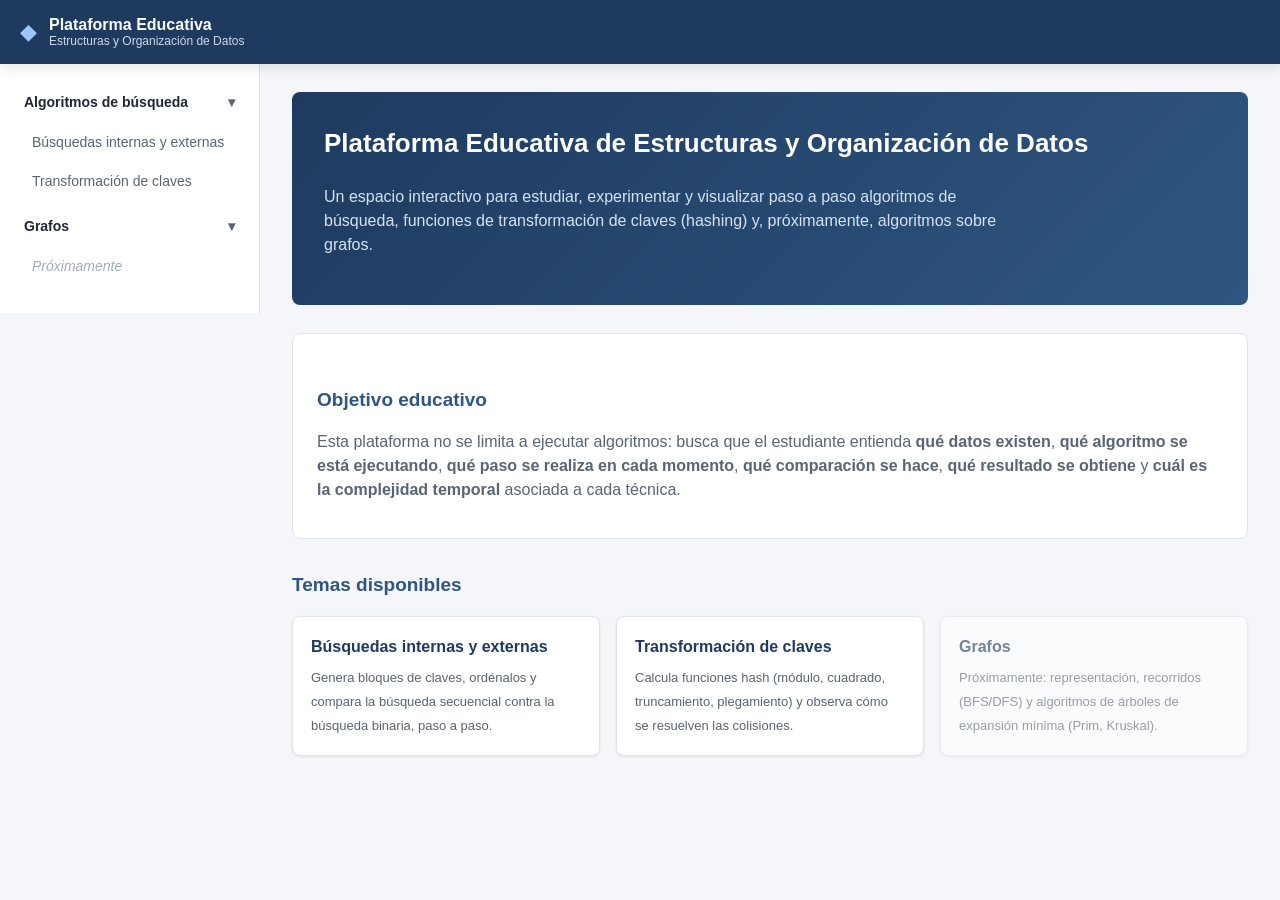
<file: cienciasII/src/main/resources/frontend/index.html>
<!DOCTYPE html>
<!--
    frontend/index.html

    ============================================================
    ARCHIVO TEMPORAL — SOLO PARA DESARROLLO FRONTEND STANDALONE
    ============================================================
    Equivalente estático de:
        src/main/resources/templates/index.html

    Diferencias respecto a la versión Thymeleaf:
      - th:href="@{/css/styles.css}"   ->  href="css/styles.css" (ruta relativa real)
      - th:src="@{/js/main.js}"        ->  src="js/main.js"
      - th:replace de header/sidebar   ->  <div id="contenedorHeader">/<div id="contenedorSidebar">
                                            vacíos, rellenados por js/incluir-partials.js
      - th:href="@{/busquedas}"        ->  href="busquedas.html" (con extensión, sin controlador)

    Ejecutar con:
        cd frontend
        python -m http.server 5500
    y abrir http://localhost:5500/

    Cuando el frontend se dé por terminado, esta página se descarta y
    el contenido/estructura se traslada a index.html en templates/
    (que ya existe y sigue funcionando sin cambios).
    ============================================================
-->
<html lang="es">
<head>
    <meta charset="UTF-8">
    <meta name="viewport" content="width=device-width, initial-scale=1.0">
    <title>Inicio · Plataforma Educativa de Estructuras de Datos</title>
    <link rel="stylesheet" href="css/styles.css">
</head>
<body>

    <!-- Contenedor vacío: incluir-partials.js inyecta aquí partials/header.html -->
    <div id="contenedorHeader"></div>

    <div class="app-layout">

        <!-- Contenedor vacío: incluir-partials.js inyecta aquí partials/sidebar.html -->
        <div id="contenedorSidebar"></div>

        <main class="contenido">

            <section class="bienvenida">
                <h1>Plataforma Educativa de Estructuras y Organización de Datos</h1>
                <p>
                    Un espacio interactivo para estudiar, experimentar y visualizar paso a paso
                    algoritmos de búsqueda, funciones de transformación de claves (hashing) y,
                    próximamente, algoritmos sobre grafos.
                </p>
            </section>

            <section class="panel">
                <h2 class="panel__titulo">Objetivo educativo</h2>
                <p>
                    Esta plataforma no se limita a ejecutar algoritmos: busca que el estudiante
                    entienda <strong>qué datos existen</strong>, <strong>qué algoritmo se está
                    ejecutando</strong>, <strong>qué paso se realiza en cada momento</strong>,
                    <strong>qué comparación se hace</strong>, <strong>qué resultado se obtiene</strong>
                    y <strong>cuál es la complejidad temporal</strong> asociada a cada técnica.
                </p>
            </section>

            <h2>Temas disponibles</h2>
            <div class="tarjetas-grid">

                <a href="busquedas.html" class="tarjeta-acceso">
                    <span class="tarjeta-acceso__titulo">Búsquedas internas y externas</span>
                    <span class="tarjeta-acceso__descripcion">
                        Genera bloques de claves, ordénalos y compara la búsqueda secuencial
                        contra la búsqueda binaria, paso a paso.
                    </span>
                </a>

                <a href="transformacion-claves.html" class="tarjeta-acceso">
                    <span class="tarjeta-acceso__titulo">Transformación de claves</span>
                    <span class="tarjeta-acceso__descripcion">
                        Calcula funciones hash (módulo, cuadrado, truncamiento, plegamiento) y
                        observa cómo se resuelven las colisiones.
                    </span>
                </a>

                <div class="tarjeta-acceso tarjeta-acceso--proximamente">
                    <span class="tarjeta-acceso__titulo">Grafos</span>
                    <span class="tarjeta-acceso__descripcion">
                        Próximamente: representación, recorridos (BFS/DFS) y algoritmos
                        de árboles de expansión mínima (Prim, Kruskal).
                    </span>
                </div>

            </div>

        </main>
    </div>

    <!-- incluir-partials.js debe cargarse ANTES que main.js, ya que main.js
         espera el evento "partials:listas" que dispara incluir-partials.js -->
    <script src="js/incluir-partials.js"></script>
    <script src="js/main.js"></script>
</body>
</html>
</file>
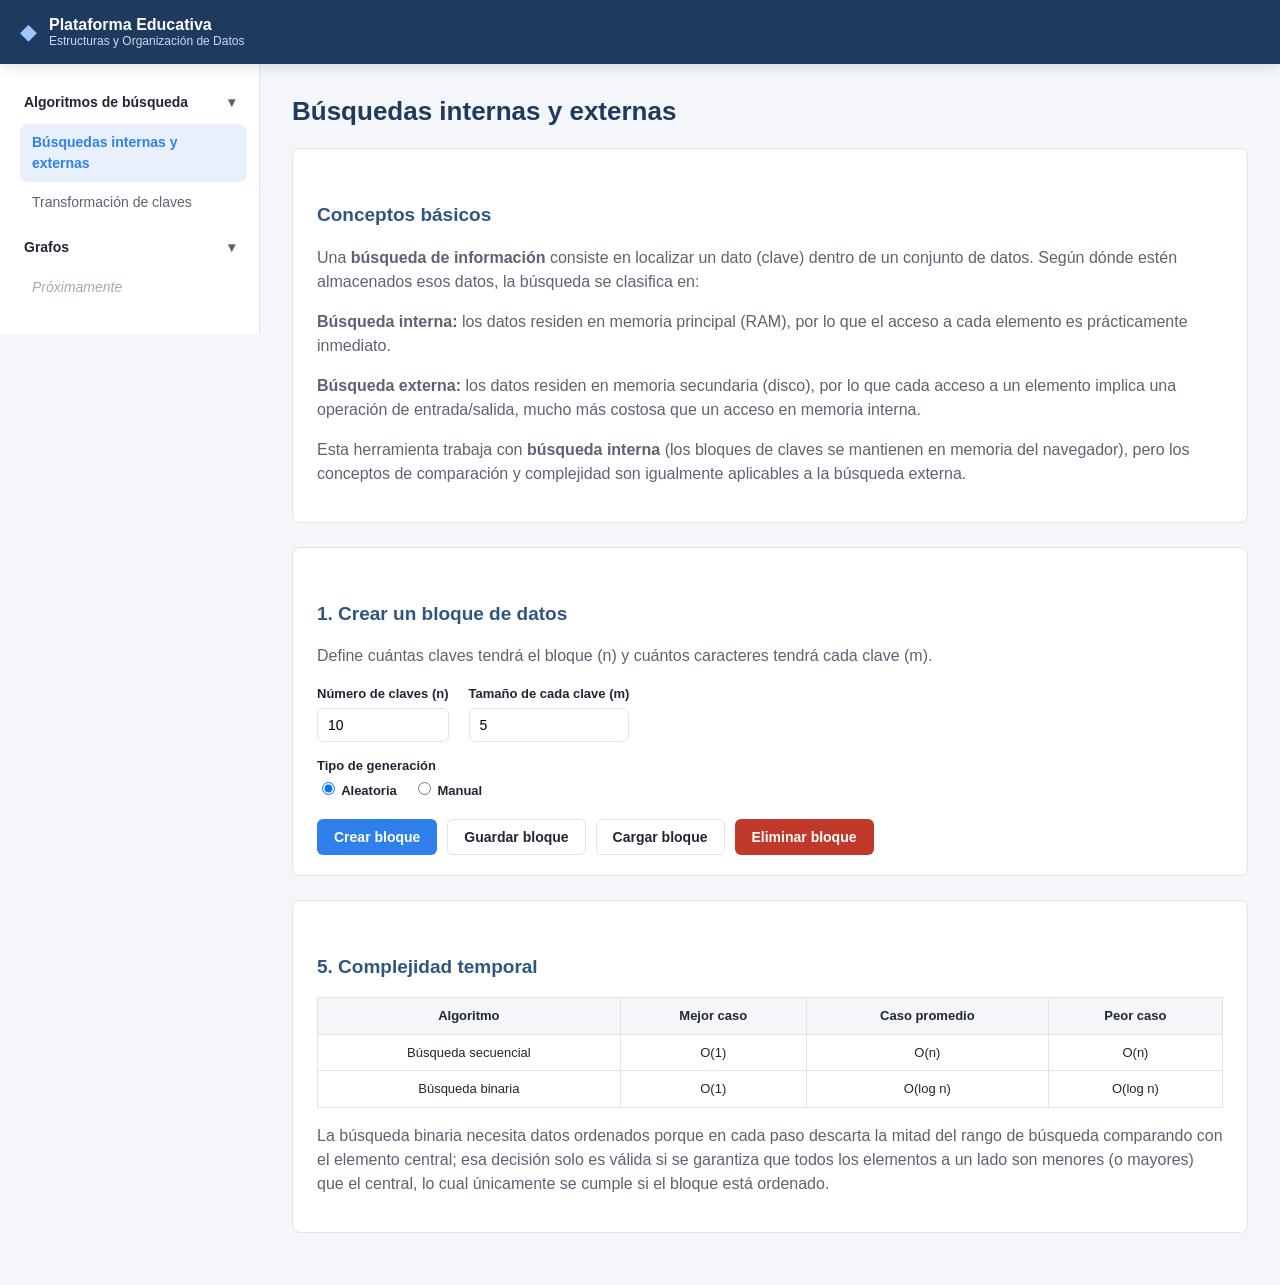
<file: cienciasII/src/main/resources/frontend/busquedas.html>
<!DOCTYPE html>
<!--
    frontend/busquedas.html

    ARCHIVO TEMPORAL — SOLO PARA DESARROLLO FRONTEND STANDALONE.
    Equivalente estático de src/main/resources/templates/busquedas.html
    (mismo contenido; solo cambian rutas de assets y la carga de
    header/sidebar, ver comentarios inline). Ejecutar con:
        cd frontend && python -m http.server 5500
-->
<html lang="es">
<head>
    <meta charset="UTF-8">
    <meta name="viewport" content="width=device-width, initial-scale=1.0">
    <title>Búsquedas internas y externas · Plataforma Educativa</title>
    <link rel="stylesheet" href="css/styles.css">
</head>
<!--
    TEMPORAL: data-pagina-actual reemplaza a th:with="paginaActiva='busquedas'".
    Lo lee incluir-partials.js para resaltar el enlace activo del sidebar.
-->
<body data-pagina-actual="busquedas">

    <!-- TEMPORAL: contenedor vacío, incluir-partials.js inyecta aquí partials/header.html
         (equivalente estático de th:replace="~{fragments/header :: header}") -->
    <div id="contenedorHeader"></div>

    <div class="app-layout">
        <!-- TEMPORAL: contenedor vacío, incluir-partials.js inyecta aquí partials/sidebar.html
             (equivalente estático de th:replace="~{fragments/sidebar :: sidebar}") -->
        <div id="contenedorSidebar"></div>

        <main class="contenido">
            <h1>Búsquedas internas y externas</h1>

            <!-- ============================= SECCIÓN TEÓRICA ============================= -->
            <section class="panel">
                <h2 class="panel__titulo">Conceptos básicos</h2>
                <p>
                    Una <strong>búsqueda de información</strong> consiste en localizar un dato
                    (clave) dentro de un conjunto de datos. Según dónde estén almacenados esos
                    datos, la búsqueda se clasifica en:
                </p>
                <p>
                    <strong>Búsqueda interna:</strong> los datos residen en memoria principal (RAM),
                    por lo que el acceso a cada elemento es prácticamente inmediato.
                </p>
                <p>
                    <strong>Búsqueda externa:</strong> los datos residen en memoria secundaria
                    (disco), por lo que cada acceso a un elemento implica una operación de
                    entrada/salida, mucho más costosa que un acceso en memoria interna.
                </p>
                <p>
                    Esta herramienta trabaja con <strong>búsqueda interna</strong> (los bloques de
                    claves se mantienen en memoria del navegador), pero los conceptos de
                    comparación y complejidad son igualmente aplicables a la búsqueda externa.
                </p>
            </section>

            <!-- ============================= GENERADOR DE BLOQUES ============================= -->
            <section class="panel">
                <h2 class="panel__titulo">1. Crear un bloque de datos</h2>
                <p>Define cuántas claves tendrá el bloque (n) y cuántos caracteres tendrá cada clave (m).</p>

                <form id="formBloque">
                    <div class="form-fila">
                        <div class="form-grupo">
                            <label for="inputN">Número de claves (n)</label>
                            <input type="number" id="inputN" min="1" max="200" value="10" required>
                        </div>
                        <div class="form-grupo">
                            <label for="inputM">Tamaño de cada clave (m)</label>
                            <input type="number" id="inputM" min="1" max="20" value="5" required>
                        </div>
                    </div>

                    <div class="form-grupo">
                        <label>Tipo de generación</label>
                        <div class="form-radio-grupo">
                            <label><input type="radio" name="tipoGeneracion" value="aleatoria" checked> Aleatoria</label>
                            <label><input type="radio" name="tipoGeneracion" value="manual"> Manual</label>
                        </div>
                    </div>

                    <!-- Contenedor donde se insertan dinámicamente los campos de entrada manual -->
                    <div id="contenedorManual"></div>

                    <div id="mensajeBloque"></div>

                    <div class="botonera">
                        <button type="submit" class="btn">Crear bloque</button>
                        <button type="button" id="btnGuardarBloque" class="btn btn--secundario">Guardar bloque</button>
                        <button type="button" id="btnCargarBloque" class="btn btn--secundario">Cargar bloque</button>
                        <button type="button" id="btnEliminarBloque" class="btn btn--peligro">Eliminar bloque</button>
                    </div>
                </form>
            </section>

            <!-- ============================= VISUALIZACIÓN + ORGANIZACIÓN ============================= -->
            <section class="panel" id="panelBloque" style="display:none;">
                <h2 class="panel__titulo">2. Bloque actual</h2>

                <div class="form-grupo">
                    <label>Organización de los datos</label>
                    <div class="botonera" style="margin-top:0;">
                        <button type="button" id="btnOrdenOriginal" class="btn btn--secundario">Orden original</button>
                        <button type="button" id="btnOrdenar" class="btn btn--secundario">Ordenar</button>
                    </div>
                    <p style="font-size:13px;margin-top:6px;" id="estadoOrden">Estado actual: orden original</p>
                </div>

                <div id="bloqueVisual" class="bloque-visual"></div>
            </section>

            <!-- ============================= BÚSQUEDA SECUENCIAL ============================= -->
            <section class="panel" id="panelSecuencial" style="display:none;">
                <h2 class="panel__titulo">3. Búsqueda secuencial</h2>
                <p>Recorre el bloque desde el primer elemento, comparando uno a uno, sin requerir orden previo.</p>

                <div class="form-grupo">
                    <label for="inputClaveSecuencial">Clave a buscar</label>
                    <input type="text" id="inputClaveSecuencial" placeholder="Ej: A82KD">
                </div>

                <div class="botonera">
                    <button type="button" id="btnSecuencialPaso" class="btn btn--secundario">Ejecutar paso a paso</button>
                    <button type="button" id="btnSecuencialAuto" class="btn">Ejecutar automáticamente</button>
                </div>

                <div id="mensajeSecuencial"></div>
                <div id="logSecuencial" class="log-pasos" style="display:none;"></div>
            </section>

            <!-- ============================= BÚSQUEDA BINARIA ============================= -->
            <section class="panel" id="panelBinaria" style="display:none;">
                <h2 class="panel__titulo">4. Búsqueda binaria</h2>
                <div class="mensaje mensaje--advertencia">
                    Para utilizar búsqueda binaria, las claves deben estar ordenadas.
                    Usa el botón "Ordenar" en la sección anterior.
                </div>

                <div class="form-grupo" style="margin-top:14px;">
                    <label for="inputClaveBinaria">Clave a buscar</label>
                    <input type="text" id="inputClaveBinaria" placeholder="Ej: A82KD">
                </div>

                <div class="botonera">
                    <button type="button" id="btnBinariaPaso" class="btn btn--secundario">Ejecutar paso a paso</button>
                    <button type="button" id="btnBinariaAuto" class="btn">Ejecutar automáticamente</button>
                </div>

                <div id="mensajeBinaria"></div>
                <div id="logBinaria" class="log-pasos" style="display:none;"></div>
            </section>

            <!-- ============================= COMPLEJIDAD ============================= -->
            <section class="panel">
                <h2 class="panel__titulo">5. Complejidad temporal</h2>
                <table class="tabla-datos">
                    <thead>
                        <tr>
                            <th>Algoritmo</th>
                            <th>Mejor caso</th>
                            <th>Caso promedio</th>
                            <th>Peor caso</th>
                        </tr>
                    </thead>
                    <tbody>
                        <tr>
                            <td>Búsqueda secuencial</td>
                            <td>O(1)</td>
                            <td>O(n)</td>
                            <td>O(n)</td>
                        </tr>
                        <tr>
                            <td>Búsqueda binaria</td>
                            <td>O(1)</td>
                            <td>O(log n)</td>
                            <td>O(log n)</td>
                        </tr>
                    </tbody>
                </table>
                <p>
                    La búsqueda binaria necesita datos ordenados porque en cada paso descarta la
                    mitad del rango de búsqueda comparando con el elemento central; esa
                    decisión solo es válida si se garantiza que todos los elementos a un lado
                    son menores (o mayores) que el central, lo cual únicamente se cumple si el
                    bloque está ordenado.
                </p>
            </section>

        </main>
    </div>

    <!--
        BACKEND TODO:
        Este formulario y los botones de guardar/cargar/eliminar bloque
        actualmente usan localStorage (ver busquedas.js). Posteriormente
        deberán comunicarse con los endpoints:
            POST   /api/busquedas/bloques
            GET    /api/busquedas/bloques
            GET    /api/busquedas/bloques/{id}
            DELETE /api/busquedas/bloques/{id}
            POST   /api/busquedas/secuencial
            POST   /api/busquedas/binaria
    -->

    <!-- TEMPORAL: incluir-partials.js no existe en la versión Spring; inyecta
         header/sidebar por fetch. Debe cargarse antes que main.js. -->
    <script src="js/incluir-partials.js"></script>
    <script src="js/main.js"></script>
    <script src="js/busquedas.js"></script>
</body>
</html>
</file>
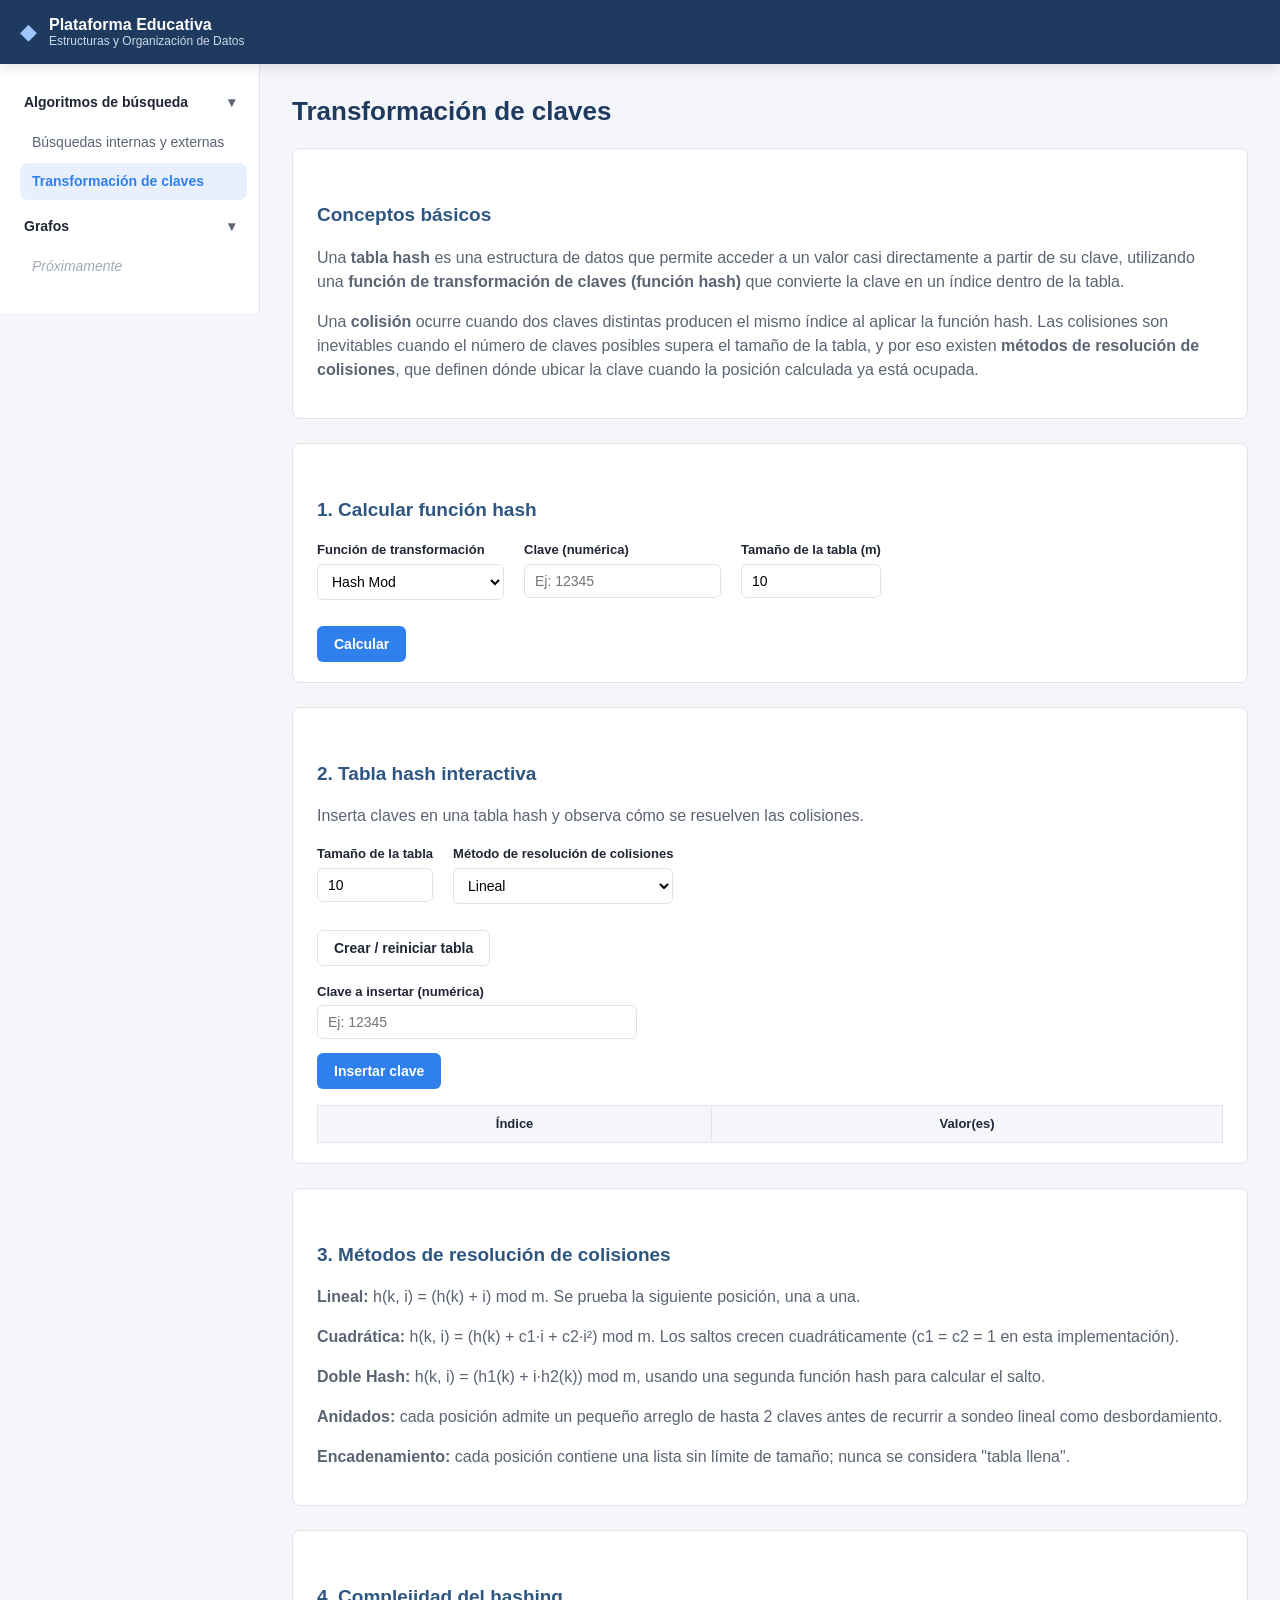
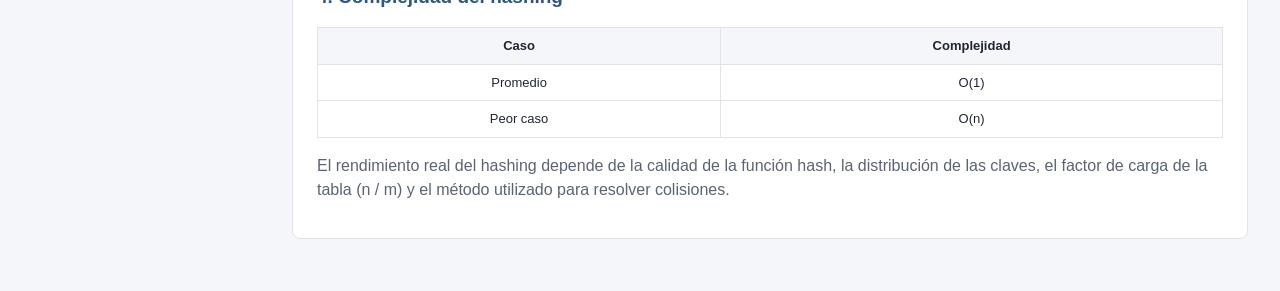
<file: cienciasII/src/main/resources/frontend/transformacion-claves.html>
<!--
    frontend/transformacion-claves.html

    ARCHIVO TEMPORAL — SOLO PARA DESARROLLO FRONTEND STANDALONE.
    Equivalente estático de
    src/main/resources/templates/transformacion-claves.html
    (mismo contenido; solo cambian rutas de assets y la carga de
    header/sidebar, ver comentarios inline). Ejecutar con:
        cd frontend && python -m http.server 5500
-->
<!DOCTYPE html>
<html lang="es">
<head>
    <meta charset="UTF-8">
    <meta name="viewport" content="width=device-width, initial-scale=1.0">
    <title>Transformación de claves · Plataforma Educativa</title>
    <link rel="stylesheet" href="css/styles.css">
</head>
<!-- TEMPORAL: data-pagina-actual reemplaza a th:with="paginaActiva='transformacion-claves'" -->
<body data-pagina-actual="transformacion-claves">

    <!-- TEMPORAL: contenedor vacío, incluir-partials.js inyecta aquí partials/header.html -->
    <div id="contenedorHeader"></div>

    <div class="app-layout">
        <!-- TEMPORAL: contenedor vacío, incluir-partials.js inyecta aquí partials/sidebar.html -->
        <div id="contenedorSidebar"></div>

        <main class="contenido">
            <h1>Transformación de claves</h1>

            <!-- ============================= SECCIÓN TEÓRICA ============================= -->
            <section class="panel">
                <h2 class="panel__titulo">Conceptos básicos</h2>
                <p>
                    Una <strong>tabla hash</strong> es una estructura de datos que permite acceder a
                    un valor casi directamente a partir de su clave, utilizando una
                    <strong>función de transformación de claves (función hash)</strong> que
                    convierte la clave en un índice dentro de la tabla.
                </p>
                <p>
                    Una <strong>colisión</strong> ocurre cuando dos claves distintas producen el
                    mismo índice al aplicar la función hash. Las colisiones son inevitables
                    cuando el número de claves posibles supera el tamaño de la tabla, y por eso
                    existen <strong>métodos de resolución de colisiones</strong>, que definen dónde
                    ubicar la clave cuando la posición calculada ya está ocupada.
                </p>
            </section>

            <!-- ============================= FUNCIONES HASH ============================= -->
            <section class="panel">
                <h2 class="panel__titulo">1. Calcular función hash</h2>

                <div class="form-fila">
                    <div class="form-grupo">
                        <label for="selectFuncionHash">Función de transformación</label>
                        <select id="selectFuncionHash">
                            <option value="mod">Hash Mod</option>
                            <option value="cuadrado">Cuadrado (mid-square)</option>
                            <option value="truncamiento">Truncamiento</option>
                            <option value="plegamiento">Plegamiento</option>
                        </select>
                    </div>
                    <div class="form-grupo">
                        <label for="inputClaveHash">Clave (numérica)</label>
                        <input type="text" id="inputClaveHash" placeholder="Ej: 12345">
                    </div>
                    <div class="form-grupo">
                        <label for="inputTamanoTabla">Tamaño de la tabla (m)</label>
                        <input type="number" id="inputTamanoTabla" min="2" max="100" value="10">
                    </div>
                </div>

                <!-- Parámetro adicional para Truncamiento: posiciones a extraer -->
                <div class="form-grupo" id="grupoPosicionesTruncamiento" style="display:none;">
                    <label for="inputPosiciones">Posiciones a extraer (0-indexadas, separadas por coma)</label>
                    <input type="text" id="inputPosiciones" placeholder="Ej: 0,2,4">
                </div>

                <!-- Parámetro adicional para Plegamiento: tamaño de grupo -->
                <div class="form-grupo" id="grupoTamanoGrupo" style="display:none;">
                    <label for="inputTamanoGrupo">Tamaño de cada grupo (dígitos)</label>
                    <input type="number" id="inputTamanoGrupo" min="1" max="10" value="2">
                </div>

                <div class="botonera">
                    <button type="button" id="btnCalcularHash" class="btn">Calcular</button>
                </div>

                <div id="mensajeHash"></div>
                <div id="resultadoHash" class="log-pasos" style="display:none;"></div>
            </section>

            <!-- ============================= TABLA HASH INTERACTIVA ============================= -->
            <section class="panel">
                <h2 class="panel__titulo">2. Tabla hash interactiva</h2>
                <p>Inserta claves en una tabla hash y observa cómo se resuelven las colisiones.</p>

                <div class="form-fila">
                    <div class="form-grupo">
                        <label for="inputTamanoTablaInteractiva">Tamaño de la tabla</label>
                        <input type="number" id="inputTamanoTablaInteractiva" min="2" max="30" value="10">
                    </div>
                    <div class="form-grupo">
                        <label for="selectMetodoColision">Método de resolución de colisiones</label>
                        <select id="selectMetodoColision">
                            <option value="lineal">Lineal</option>
                            <option value="cuadratica">Cuadrática</option>
                            <option value="dobleHash">Doble Hash</option>
                            <option value="anidados">Anidados</option>
                            <option value="encadenamiento">Encadenamiento</option>
                        </select>
                    </div>
                </div>

                <div class="botonera">
                    <button type="button" id="btnCrearTabla" class="btn btn--secundario">Crear / reiniciar tabla</button>
                </div>

                <div class="form-grupo" style="margin-top:16px;">
                    <label for="inputClaveInsertar">Clave a insertar (numérica)</label>
                    <input type="text" id="inputClaveInsertar" placeholder="Ej: 12345">
                </div>
                <div class="botonera">
                    <button type="button" id="btnInsertarClave" class="btn">Insertar clave</button>
                </div>

                <div id="mensajeTabla"></div>
                <div id="colisionDetectada" class="mensaje mensaje--advertencia" style="display:none;"></div>

                <table class="tabla-datos" style="margin-top:16px;">
                    <thead>
                        <tr>
                            <th>Índice</th>
                            <th>Valor(es)</th>
                        </tr>
                    </thead>
                    <tbody id="cuerpoTablaHash"></tbody>
                </table>
            </section>

            <!-- ============================= MÉTODOS DE COLISIÓN (explicación) ============================= -->
            <section class="panel">
                <h2 class="panel__titulo">3. Métodos de resolución de colisiones</h2>
                <p><strong>Lineal:</strong> h(k, i) = (h(k) + i) mod m. Se prueba la siguiente posición, una a una.</p>
                <p><strong>Cuadrática:</strong> h(k, i) = (h(k) + c1·i + c2·i²) mod m. Los saltos crecen cuadráticamente (c1 = c2 = 1 en esta implementación).</p>
                <p><strong>Doble Hash:</strong> h(k, i) = (h1(k) + i·h2(k)) mod m, usando una segunda función hash para calcular el salto.</p>
                <p><strong>Anidados:</strong> cada posición admite un pequeño arreglo de hasta 2 claves antes de recurrir a sondeo lineal como desbordamiento.</p>
                <p><strong>Encadenamiento:</strong> cada posición contiene una lista sin límite de tamaño; nunca se considera "tabla llena".</p>
            </section>

            <!-- ============================= COMPLEJIDAD ============================= -->
            <section class="panel">
                <h2 class="panel__titulo">4. Complejidad del hashing</h2>
                <table class="tabla-datos">
                    <thead>
                        <tr><th>Caso</th><th>Complejidad</th></tr>
                    </thead>
                    <tbody>
                        <tr><td>Promedio</td><td>O(1)</td></tr>
                        <tr><td>Peor caso</td><td>O(n)</td></tr>
                    </tbody>
                </table>
                <p>
                    El rendimiento real del hashing depende de la calidad de la función hash,
                    la distribución de las claves, el factor de carga de la tabla (n / m) y el
                    método utilizado para resolver colisiones.
                </p>
            </section>

        </main>
    </div>

    <!--
        BACKEND TODO:
        El cálculo de funciones hash y la inserción en la tabla actualmente
        se ejecutan en JavaScript (ver transformacion-claves.js), replicando
        la lógica ya implementada y probada en HashService / CollisionService
        (Java). Los futuros endpoints serían:
            POST /api/hash/calcular
            POST /api/hash/insertar
    -->

    <!-- TEMPORAL: incluir-partials.js no existe en la versión Spring; inyecta
         header/sidebar por fetch. Debe cargarse antes que main.js. -->
    <script src="js/incluir-partials.js"></script>
    <script src="js/main.js"></script>
    <script src="js/transformacion-claves.js"></script>
</body>
</html>
</file>
<file: cienciasII/src/main/resources/frontend/css/styles.css>
/* =====================================================================
   styles.css
   Hoja de estilos general de la aplicación.

   Inspiración conceptual: portal académico universitario clásico
   (encabezado superior + menú lateral + contenido principal), pero
   con una apariencia moderna, limpia y sin elementos propietarios.
   ===================================================================== */

/* ---------- Variables de diseño (paleta y medidas reutilizables) ---------- */
:root {
    --color-primario: #1e3a5f;      /* Azul académico oscuro, usado en encabezado */
    --color-primario-claro: #2f5680;
    --color-acento: #2f80ed;        /* Azul de acento para enlaces activos y botones */
    --color-exito: #1b8a5a;
    --color-error: #c0392b;
    --color-advertencia: #b8860b;

    --color-fondo: #f4f6f9;         /* Fondo general de la aplicación */
    --color-superficie: #ffffff;    /* Fondo de tarjetas y paneles */
    --color-borde: #e0e4ea;

    --color-texto: #202634;
    --color-texto-suave: #5a6472;

    --radio-borde: 8px;
    --sombra-suave: 0 1px 3px rgba(0, 0, 0, 0.08);
    --sombra-media: 0 4px 12px rgba(0, 0, 0, 0.10);

    --ancho-sidebar: 260px;
    --alto-header: 64px;
}

* {
    box-sizing: border-box;
}

body {
    margin: 0;
    font-family: "Segoe UI", Roboto, Helvetica, Arial, sans-serif;
    background-color: var(--color-fondo);
    color: var(--color-texto);
    line-height: 1.5;
}

a {
    color: var(--color-acento);
    text-decoration: none;
}

a:hover {
    text-decoration: underline;
}

/* ---------------------------- Encabezado superior ---------------------------- */
.app-header {
    height: var(--alto-header);
    background-color: var(--color-primario);
    color: #ffffff;
    display: flex;
    align-items: center;
    justify-content: space-between;
    padding: 0 20px;
    position: sticky;
    top: 0;
    z-index: 20;
    box-shadow: var(--sombra-media);
}

.app-header__brand {
    display: flex;
    align-items: center;
    gap: 12px;
}

.app-header__icon {
    font-size: 22px;
    color: #9fc5ff;
}

.app-header__titles {
    display: flex;
    flex-direction: column;
    line-height: 1.2;
}

.app-header__title {
    font-weight: 700;
    font-size: 16px;
}

.app-header__subtitle {
    font-size: 12px;
    color: #cdd9ea;
}

.app-header__menu-toggle {
    display: none; /* solo visible en móvil, ver media query abajo */
    background: transparent;
    border: none;
    color: #fff;
    font-size: 22px;
    cursor: pointer;
}

/* ---------------------------- Layout general (sidebar + contenido) ---------------------------- */
.app-layout {
    display: flex;
    min-height: calc(100vh - var(--alto-header));
}

/* ---------------------------- Menú lateral ---------------------------- */
.sidebar {
    width: var(--ancho-sidebar);
    flex-shrink: 0;
    background-color: var(--color-superficie);
    border-right: 1px solid var(--color-borde);
    padding: 20px 12px;
}

.sidebar__categoria {
    margin-bottom: 8px;
}

.sidebar__categoria-toggle {
    width: 100%;
    background: none;
    border: none;
    display: flex;
    align-items: center;
    justify-content: space-between;
    padding: 10px 12px;
    font-weight: 600;
    font-size: 14px;
    color: var(--color-texto);
    cursor: pointer;
    border-radius: var(--radio-borde);
}

.sidebar__categoria-toggle:hover {
    background-color: var(--color-fondo);
}

.sidebar__caret {
    transition: transform 0.2s ease;
    color: var(--color-texto-suave);
}

.sidebar__categoria-toggle[aria-expanded="false"] .sidebar__caret {
    transform: rotate(-90deg);
}

.sidebar__submenu {
    list-style: none;
    margin: 4px 0 8px 0;
    padding: 0 0 0 8px;
    display: flex;
    flex-direction: column;
    gap: 2px;
}

.sidebar__submenu a,
.sidebar__proximamente {
    display: block;
    padding: 8px 12px;
    border-radius: var(--radio-borde);
    font-size: 14px;
    color: var(--color-texto-suave);
}

.sidebar__submenu a:hover {
    background-color: var(--color-fondo);
    text-decoration: none;
    color: var(--color-texto);
}

.sidebar__submenu a.activo {
    background-color: #e8f0fe;
    color: var(--color-acento);
    font-weight: 600;
}

.sidebar__proximamente {
    color: #a3abb8;
    font-style: italic;
    cursor: default;
}

/* ---------------------------- Contenido principal ---------------------------- */
.contenido {
    flex: 1;
    padding: 28px 32px;
    max-width: 1100px;
}

.contenido h1 {
    margin-top: 0;
    font-size: 26px;
    color: var(--color-primario);
}

.contenido h2 {
    font-size: 19px;
    color: var(--color-primario-claro);
    margin-top: 32px;
}

.contenido p {
    color: var(--color-texto-suave);
}

/* ---------------------------- Componentes reutilizables ---------------------------- */

/* Tarjetas */
.tarjeta {
    background-color: var(--color-superficie);
    border: 1px solid var(--color-borde);
    border-radius: var(--radio-borde);
    padding: 20px;
    box-shadow: var(--sombra-suave);
    margin-bottom: 20px;
}

.tarjetas-grid {
    display: grid;
    grid-template-columns: repeat(auto-fit, minmax(240px, 1fr));
    gap: 16px;
    margin-top: 16px;
}

.tarjeta-acceso {
    display: block;
    padding: 18px;
    border-radius: var(--radio-borde);
    border: 1px solid var(--color-borde);
    background-color: var(--color-superficie);
    box-shadow: var(--sombra-suave);
    transition: transform 0.15s ease, box-shadow 0.15s ease;
}

.tarjeta-acceso:hover {
    transform: translateY(-2px);
    box-shadow: var(--sombra-media);
    text-decoration: none;
}

.tarjeta-acceso__titulo {
    font-weight: 700;
    color: var(--color-primario);
    margin-bottom: 6px;
    display: block;
}

.tarjeta-acceso__descripcion {
    font-size: 13px;
    color: var(--color-texto-suave);
}

.tarjeta-acceso--proximamente {
    opacity: 0.6;
    cursor: default;
}

/* Paneles de sección (teoría / práctica) */
.panel {
    background-color: var(--color-superficie);
    border: 1px solid var(--color-borde);
    border-radius: var(--radio-borde);
    padding: 20px 24px;
    margin-bottom: 24px;
}

.panel__titulo {
    margin-top: 0;
    font-size: 17px;
    color: var(--color-primario);
}

/* Formularios */
.form-grupo {
    margin-bottom: 14px;
}

.form-grupo label {
    display: block;
    font-size: 13px;
    font-weight: 600;
    margin-bottom: 4px;
    color: var(--color-texto);
}

.form-grupo input[type="text"],
.form-grupo input[type="number"],
.form-grupo select {
    width: 100%;
    max-width: 320px;
    padding: 8px 10px;
    border: 1px solid var(--color-borde);
    border-radius: 6px;
    font-size: 14px;
    background-color: #fff;
}

.form-grupo input:focus,
.form-grupo select:focus {
    outline: none;
    border-color: var(--color-acento);
    box-shadow: 0 0 0 3px rgba(47, 128, 237, 0.15);
}

.form-fila {
    display: flex;
    gap: 20px;
    flex-wrap: wrap;
}

.form-radio-grupo {
    display: flex;
    gap: 16px;
    align-items: center;
}

/* Botones */
.btn {
    display: inline-flex;
    align-items: center;
    gap: 6px;
    padding: 9px 16px;
    border-radius: 6px;
    border: 1px solid transparent;
    font-size: 14px;
    font-weight: 600;
    cursor: pointer;
    background-color: var(--color-acento);
    color: #fff;
}

.btn:hover {
    background-color: #2469c4;
}

.btn--secundario {
    background-color: #fff;
    color: var(--color-texto);
    border-color: var(--color-borde);
}

.btn--secundario:hover {
    background-color: var(--color-fondo);
}

.btn--peligro {
    background-color: var(--color-error);
}

.btn--peligro:hover {
    background-color: #a53225;
}

.btn:disabled {
    opacity: 0.5;
    cursor: not-allowed;
}

.botonera {
    display: flex;
    gap: 10px;
    flex-wrap: wrap;
    margin-top: 12px;
}

/* Mensajes de estado */
.mensaje {
    padding: 10px 14px;
    border-radius: 6px;
    font-size: 13px;
    margin-top: 10px;
}

.mensaje--error {
    background-color: #fdecea;
    color: var(--color-error);
    border: 1px solid #f5c6c2;
}

.mensaje--exito {
    background-color: #e9f7ef;
    color: var(--color-exito);
    border: 1px solid #b7e4c7;
}

.mensaje--advertencia {
    background-color: #fdf3d9;
    color: var(--color-advertencia);
    border: 1px solid #f0dfa0;
}

.mensaje--info {
    background-color: #eaf2fd;
    color: var(--color-primario-claro);
    border: 1px solid #c7dcf5;
}

/* Visualización de bloques de claves (arreglo tipo tabla) */
.bloque-visual {
    display: flex;
    flex-wrap: wrap;
    gap: 6px;
    margin-top: 14px;
}

.bloque-visual__celda {
    display: flex;
    flex-direction: column;
    align-items: center;
    min-width: 56px;
    border: 1px solid var(--color-borde);
    border-radius: 6px;
    overflow: hidden;
}

.bloque-visual__clave {
    padding: 10px 8px;
    font-family: "Consolas", monospace;
    font-weight: 700;
    background-color: #fff;
    border-bottom: 1px solid var(--color-borde);
}

.bloque-visual__indice {
    padding: 4px 8px;
    font-size: 11px;
    color: var(--color-texto-suave);
    background-color: var(--color-fondo);
}

.bloque-visual__celda--comparando .bloque-visual__clave {
    background-color: #fff6d8;
    border-color: var(--color-advertencia);
}

.bloque-visual__celda--encontrada .bloque-visual__clave {
    background-color: #e0f7e9;
    border-color: var(--color-exito);
}

.bloque-visual__celda--descartada .bloque-visual__clave {
    opacity: 0.35;
}

/* Tablas */
table.tabla-datos {
    width: 100%;
    border-collapse: collapse;
    margin-top: 12px;
    font-size: 13px;
}

table.tabla-datos th,
table.tabla-datos td {
    border: 1px solid var(--color-borde);
    padding: 8px 10px;
    text-align: center;
}

table.tabla-datos th {
    background-color: var(--color-fondo);
    color: var(--color-texto);
}

table.tabla-datos td.ocupado {
    background-color: #e8f0fe;
    font-family: "Consolas", monospace;
}

/* Log de pasos (búsqueda / hashing) */
.log-pasos {
    background-color: #0f172a;
    color: #e2e8f0;
    border-radius: 6px;
    padding: 14px;
    font-family: "Consolas", monospace;
    font-size: 13px;
    max-height: 260px;
    overflow-y: auto;
    margin-top: 12px;
}

.log-pasos div {
    padding: 2px 0;
}

.log-pasos .log-encontrado {
    color: #4ade80;
    font-weight: 700;
}

/* ---------------------------- Sección de bienvenida (index) ---------------------------- */
.bienvenida {
    background: linear-gradient(135deg, var(--color-primario), var(--color-primario-claro));
    color: #fff;
    border-radius: var(--radio-borde);
    padding: 32px;
    margin-bottom: 28px;
}

.bienvenida h1 {
    color: #fff;
    margin-top: 0;
}

.bienvenida p {
    color: #d6e3f5;
    max-width: 680px;
}

/* ---------------------------- Responsive ---------------------------- */
@media (max-width: 900px) {
    .app-header__menu-toggle {
        display: block;
    }

    .sidebar {
        position: fixed;
        top: var(--alto-header);
        left: 0;
        bottom: 0;
        transform: translateX(-100%);
        transition: transform 0.2s ease;
        z-index: 15;
        box-shadow: var(--sombra-media);
    }

    .sidebar.abierto {
        transform: translateX(0);
    }

    .contenido {
        padding: 20px;
    }
}
</file>
